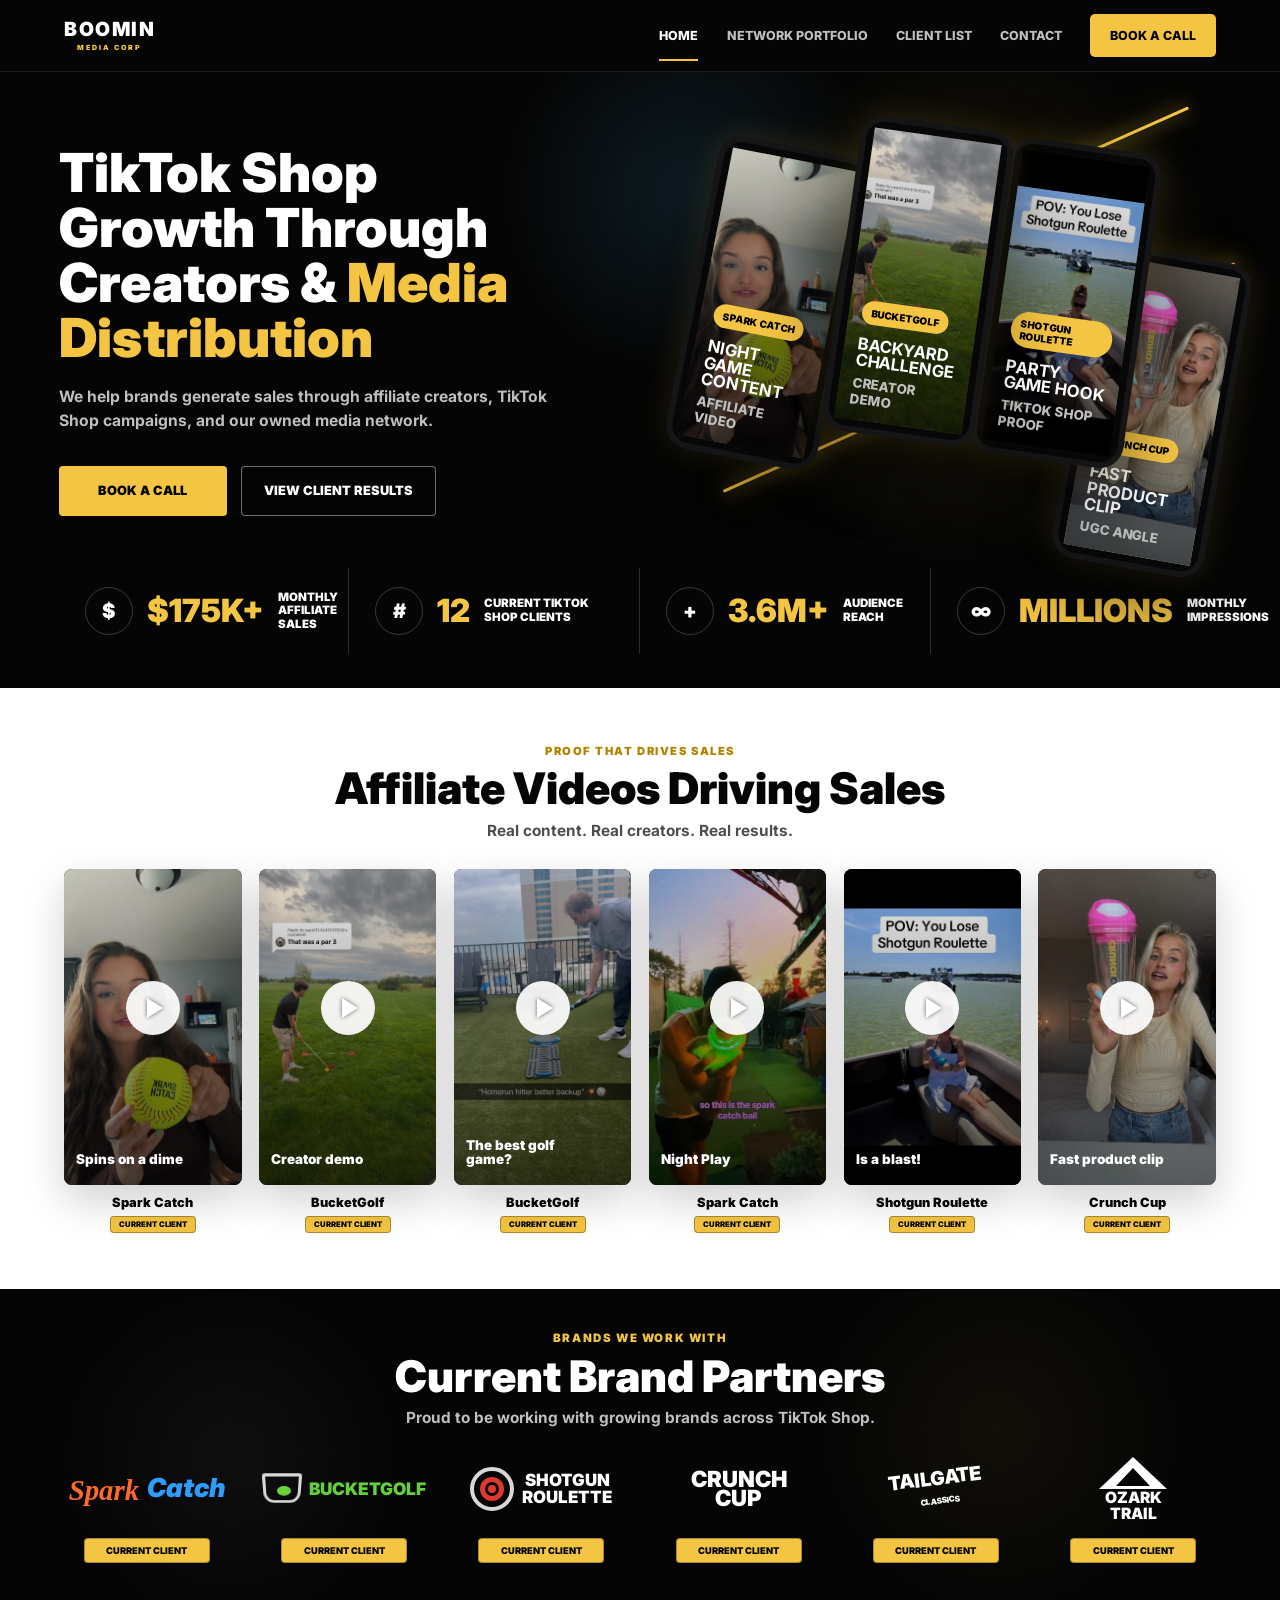
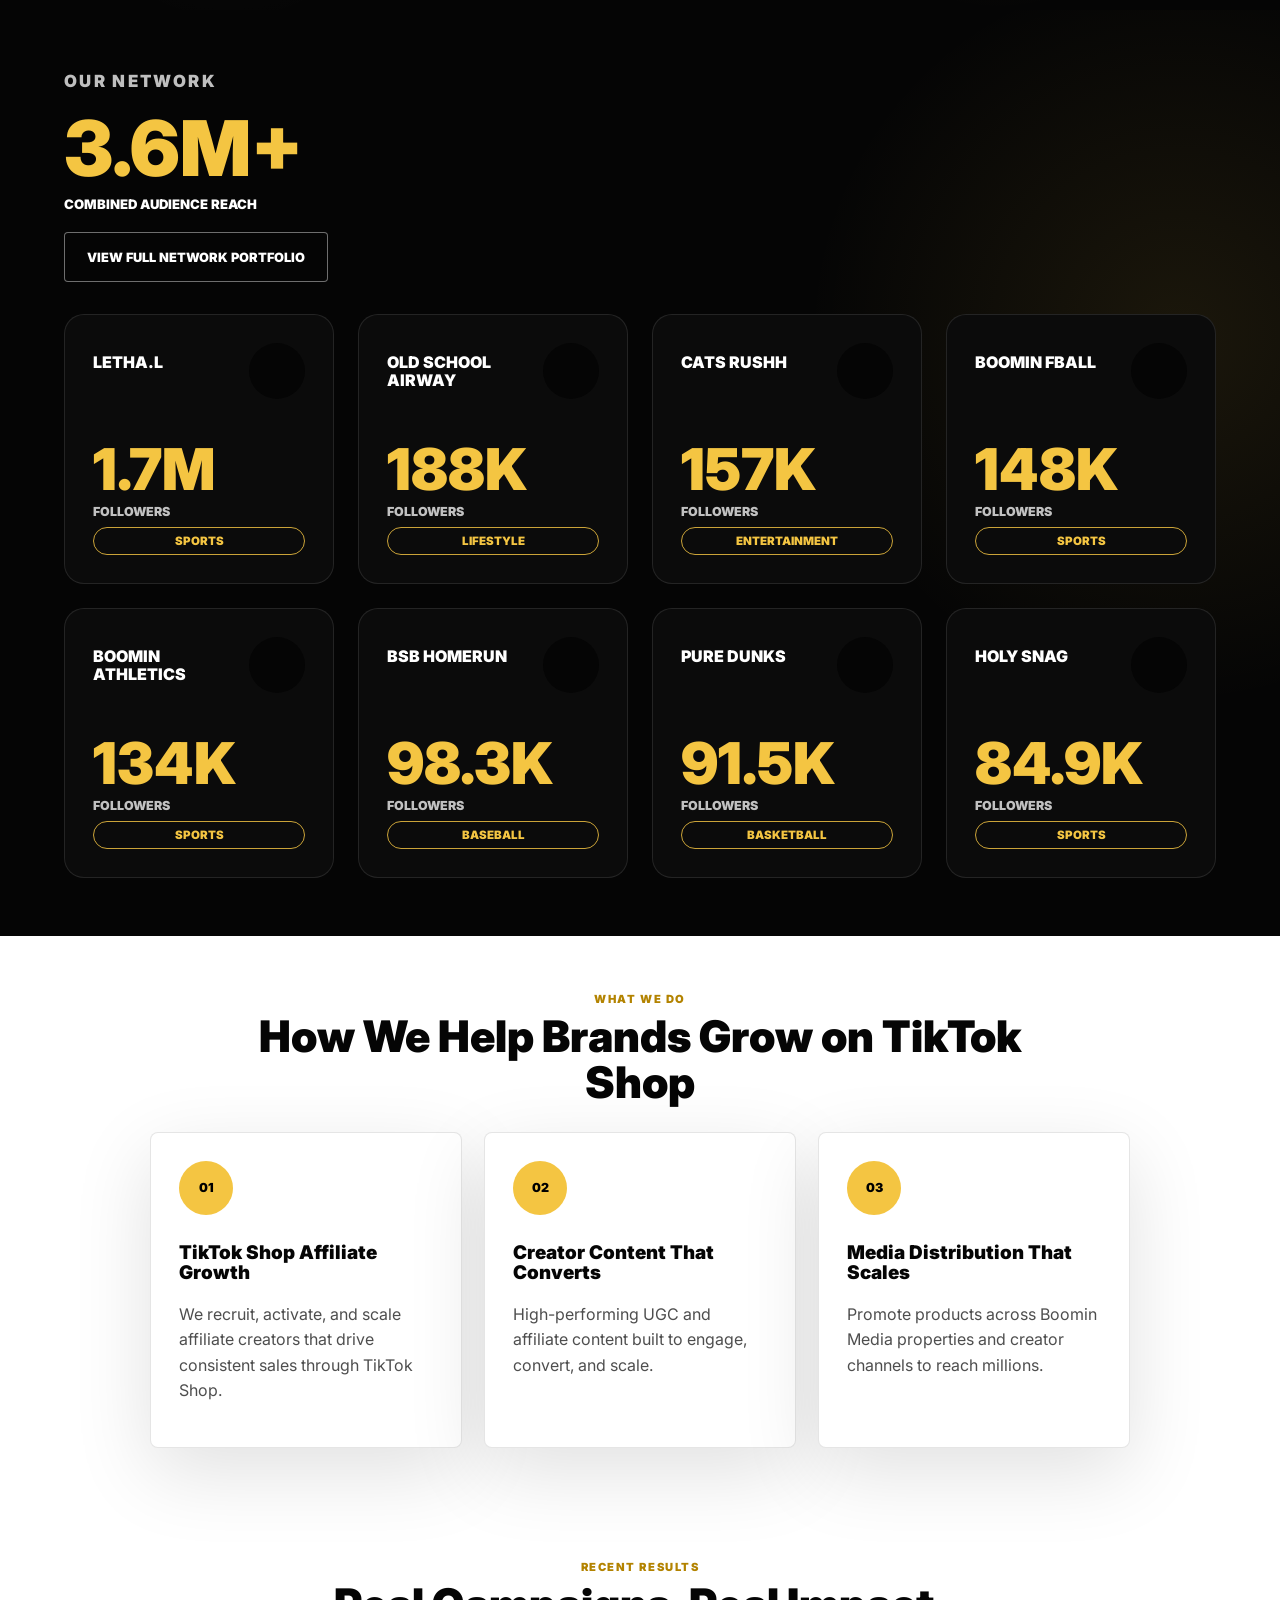
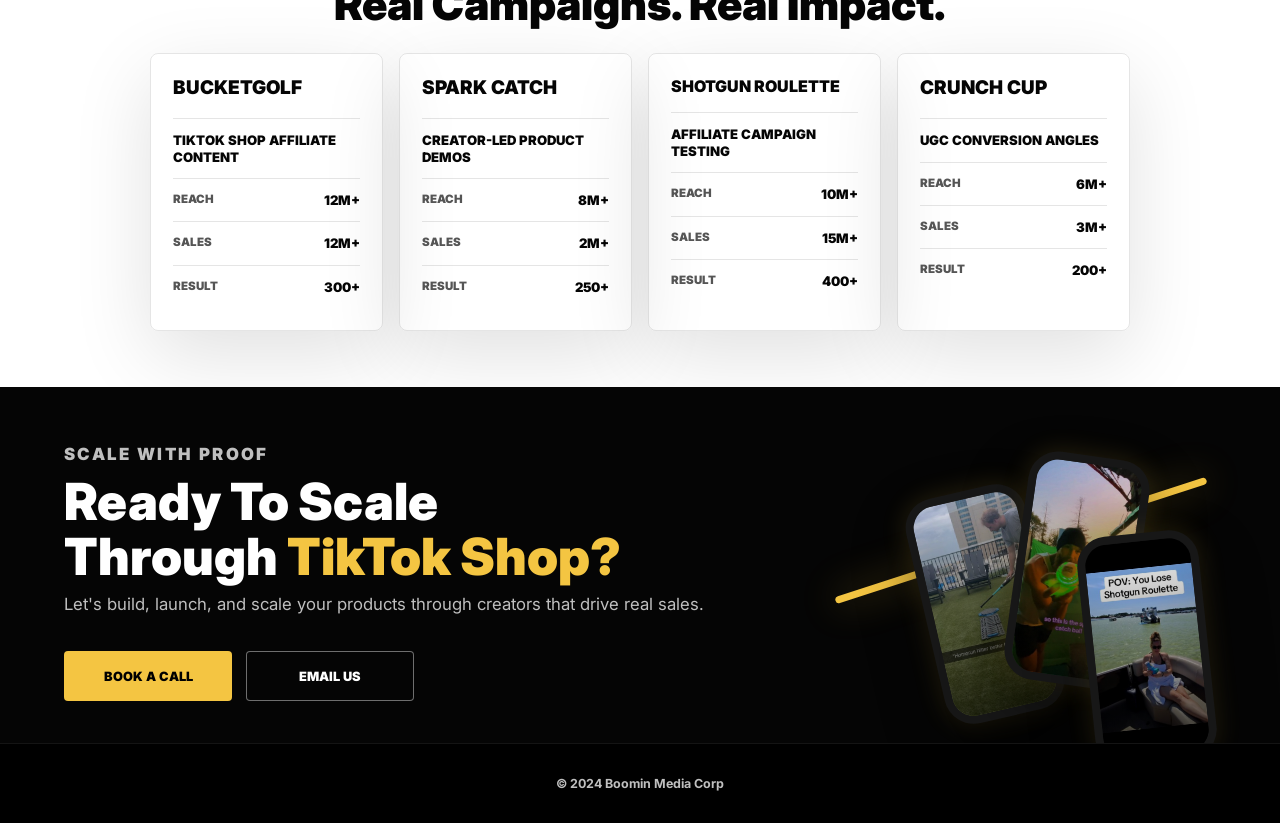
<file: index.html>
<!doctype html>
<html lang="en">
  <head>
    <meta charset="utf-8">
    <meta name="viewport" content="width=device-width, initial-scale=1">
    <title>Boomin Media Corp | TikTok Shop Growth</title>
    <meta
      name="description"
      content="Boomin Media Corp helps brands scale TikTok Shop sales through creators, affiliate campaigns, and owned media distribution."
    >
    <link rel="icon" type="image/png" href="favicon.png">
    <link rel="preconnect" href="https://fonts.googleapis.com">
    <link rel="preconnect" href="https://fonts.gstatic.com" crossorigin>
    <link href="https://fonts.googleapis.com/css2?family=Inter:wght@500;600;700;800;900&display=swap" rel="stylesheet">
    <link rel="stylesheet" href="styles.css">
  </head>
  <body>
    <header class="site-header" id="home">
      <a class="brand-mark" href="#home" aria-label="Boomin Media Corp home">BOOMIN</a>
      <nav class="top-nav" aria-label="Primary navigation">
        <a href="#home">Home</a>
        <a href="#network">Network Portfolio</a>
        <a href="#clients">Client List</a>
        <a href="#contact">Contact</a>
        <a class="nav-cta" href="#contact">Book A Call</a>
      </nav>
    </header>

    <main>
      <section class="hero section-black" aria-labelledby="hero-title">
        <div class="hero-copy">
          <h1 id="hero-title">TikTok Shop Growth Through Creators &amp; <span>Media Distribution</span></h1>
          <p class="hero-subhead">We help brands generate sales through affiliate creators, TikTok Shop campaigns, and our owned media network.</p>
          <div class="cta-row" aria-label="Primary actions">
            <a class="button button-gold" href="#contact">Book A Call</a>
            <a class="button button-dark" href="#results">View Client Results</a>
          </div>
        </div>
        <div class="phone-stage" aria-label="Creator content phone collage">
          <div class="trail trail-one"></div>
          <div class="trail trail-two"></div>
          <article class="phone phone-one">
            <div class="phone-screen">
              <img class="phone-screen-img" src="thumbnails/spark-catch-01.jpg" alt="Spark Catch creator content">
              <span class="screen-tag">Spark Catch</span>
              <strong>Night game content</strong>
              <small>Affiliate video</small>
            </div>
          </article>
          <article class="phone phone-two">
            <div class="phone-screen">
              <img class="phone-screen-img" src="thumbnails/bucketgolf-01.jpg" alt="BucketGolf creator content">
              <span class="screen-tag">BucketGolf</span>
              <strong>Backyard challenge</strong>
              <small>Creator demo</small>
            </div>
          </article>
          <article class="phone phone-three">
            <div class="phone-screen">
              <img class="phone-screen-img" src="thumbnails/shotgun-roulette-01.jpg" alt="Shotgun Roulette creator content">
              <span class="screen-tag">Shotgun Roulette</span>
              <strong>Party game hook</strong>
              <small>TikTok Shop proof</small>
            </div>
          </article>
          <article class="phone phone-four">
            <div class="phone-screen">
              <img class="phone-screen-img" src="thumbnails/crunch-cup-01.jpg" alt="Crunch Cup creator content">
              <span class="screen-tag">Crunch Cup</span>
              <strong>Fast product clip</strong>
              <small>UGC angle</small>
            </div>
          </article>
        </div>
        <div class="stats-bar hero-stats" aria-label="Performance statistics">
          <div class="stat">
            <span class="stat-icon" aria-hidden="true">$</span>
            <strong>$175K+</strong>
            <span>Monthly Affiliate Sales</span>
          </div>
          <div class="stat">
            <span class="stat-icon" aria-hidden="true">#</span>
            <strong>12</strong>
            <span>Current TikTok Shop Clients</span>
          </div>
          <div class="stat">
            <span class="stat-icon" aria-hidden="true">+</span>
            <strong>3.6M+</strong>
            <span>Audience Reach</span>
          </div>
          <div class="stat">
            <span class="stat-icon" aria-hidden="true">∞</span>
            <strong>Millions</strong>
            <span>Monthly Impressions</span>
          </div>
        </div>
      </section>

      <section class="proof section-white" id="proof" aria-labelledby="proof-title">
        <div class="section-heading centered">
          <p class="eyebrow gold-on-white">Proof That Drives Sales</p>
          <h2 id="proof-title">Affiliate Videos Driving Sales</h2>
          <p>Real content. Real creators. Real results.</p>
        </div>
        <div class="video-grid" id="videoGrid" aria-label="Affiliate content examples"></div>
      </section>

      <section class="partners section-black" id="clients" aria-labelledby="partners-title">
        <div class="section-heading centered dark">
          <p class="eyebrow">Brands We Work With</p>
          <h2 id="partners-title">Current Brand Partners</h2>
          <p>Proud to be working with growing brands across TikTok Shop.</p>
        </div>
        <div class="logo-wall" id="clientLogoWall" aria-label="Current brand partners"></div>
      </section>

      <section class="network section-black" id="network" aria-labelledby="network-title">
        <div class="network-copy">
          <p class="eyebrow">Our Network</p>
          <div class="large-stat">
            <strong>3.6M+</strong>
            <span>Combined Audience Reach</span>
          </div>
          <a class="button button-dark" href="/network-portfolio">View Full Network Portfolio</a>
        </div>
        <div class="network-graph" id="networkGraph" aria-label="Boomin Media network graph"></div>
      </section>

      <section class="services section-white" aria-labelledby="services-title">
        <div class="section-heading centered">
          <p class="eyebrow gold-on-white">What We Do</p>
          <h2 id="services-title">How We Help Brands Grow on TikTok Shop</h2>
        </div>
        <div class="service-grid">
          <article class="service-card">
            <span class="service-icon" aria-hidden="true">01</span>
            <h3>TikTok Shop Affiliate Growth</h3>
            <p>We recruit, activate, and scale affiliate creators that drive consistent sales through TikTok Shop.</p>
          </article>
          <article class="service-card">
            <span class="service-icon" aria-hidden="true">02</span>
            <h3>Creator Content That Converts</h3>
            <p>High-performing UGC and affiliate content built to engage, convert, and scale.</p>
          </article>
          <article class="service-card">
            <span class="service-icon" aria-hidden="true">03</span>
            <h3>Media Distribution That Scales</h3>
            <p>Promote products across Boomin Media properties and creator channels to reach millions.</p>
          </article>
        </div>
      </section>

      <section class="results section-white" id="results" aria-labelledby="results-title">
        <div class="section-heading centered">
          <p class="eyebrow gold-on-white">Recent Results</p>
          <h2 id="results-title">Real Campaigns. Real Impact.</h2>
        </div>
        <div class="result-list" id="resultList" aria-label="Campaign results"></div>
      </section>

      <section class="final-cta section-black" id="contact" aria-labelledby="contact-title">
        <div class="cta-copy">
          <p class="eyebrow">Scale With Proof</p>
          <h2 id="contact-title">Ready To Scale Through <span>TikTok Shop?</span></h2>
          <p>Let's build, launch, and scale your products through creators that drive real sales.</p>
          <div class="cta-row">
            <a class="button button-gold" href="mailto:austindtaylor7@gmail.com?subject=Book%20a%20Call">Book A Call</a>
            <a class="button button-dark" href="mailto:austindtaylor7@gmail.com?subject=Boomin%20Media%20Inquiry">Email Us</a>
          </div>
        </div>
        <div class="mini-phone-stack" aria-hidden="true">
          <div class="mini-phone">
            <img class="mini-phone-img" src="thumbnails/bucketgolf-02.jpg" alt="">
          </div>
          <div class="mini-phone">
            <img class="mini-phone-img" src="thumbnails/spark-catch-02.jpg" alt="">
          </div>
          <div class="mini-phone">
            <img class="mini-phone-img" src="thumbnails/shotgun-roulette-01.jpg" alt="">
          </div>
        </div>
      </section>
    </main>

    <footer class="site-footer">
      <p>&copy; 2024 Boomin Media Corp</p>
    </footer>

    <script src="app.js"></script>
  </body>
</html>
</file>
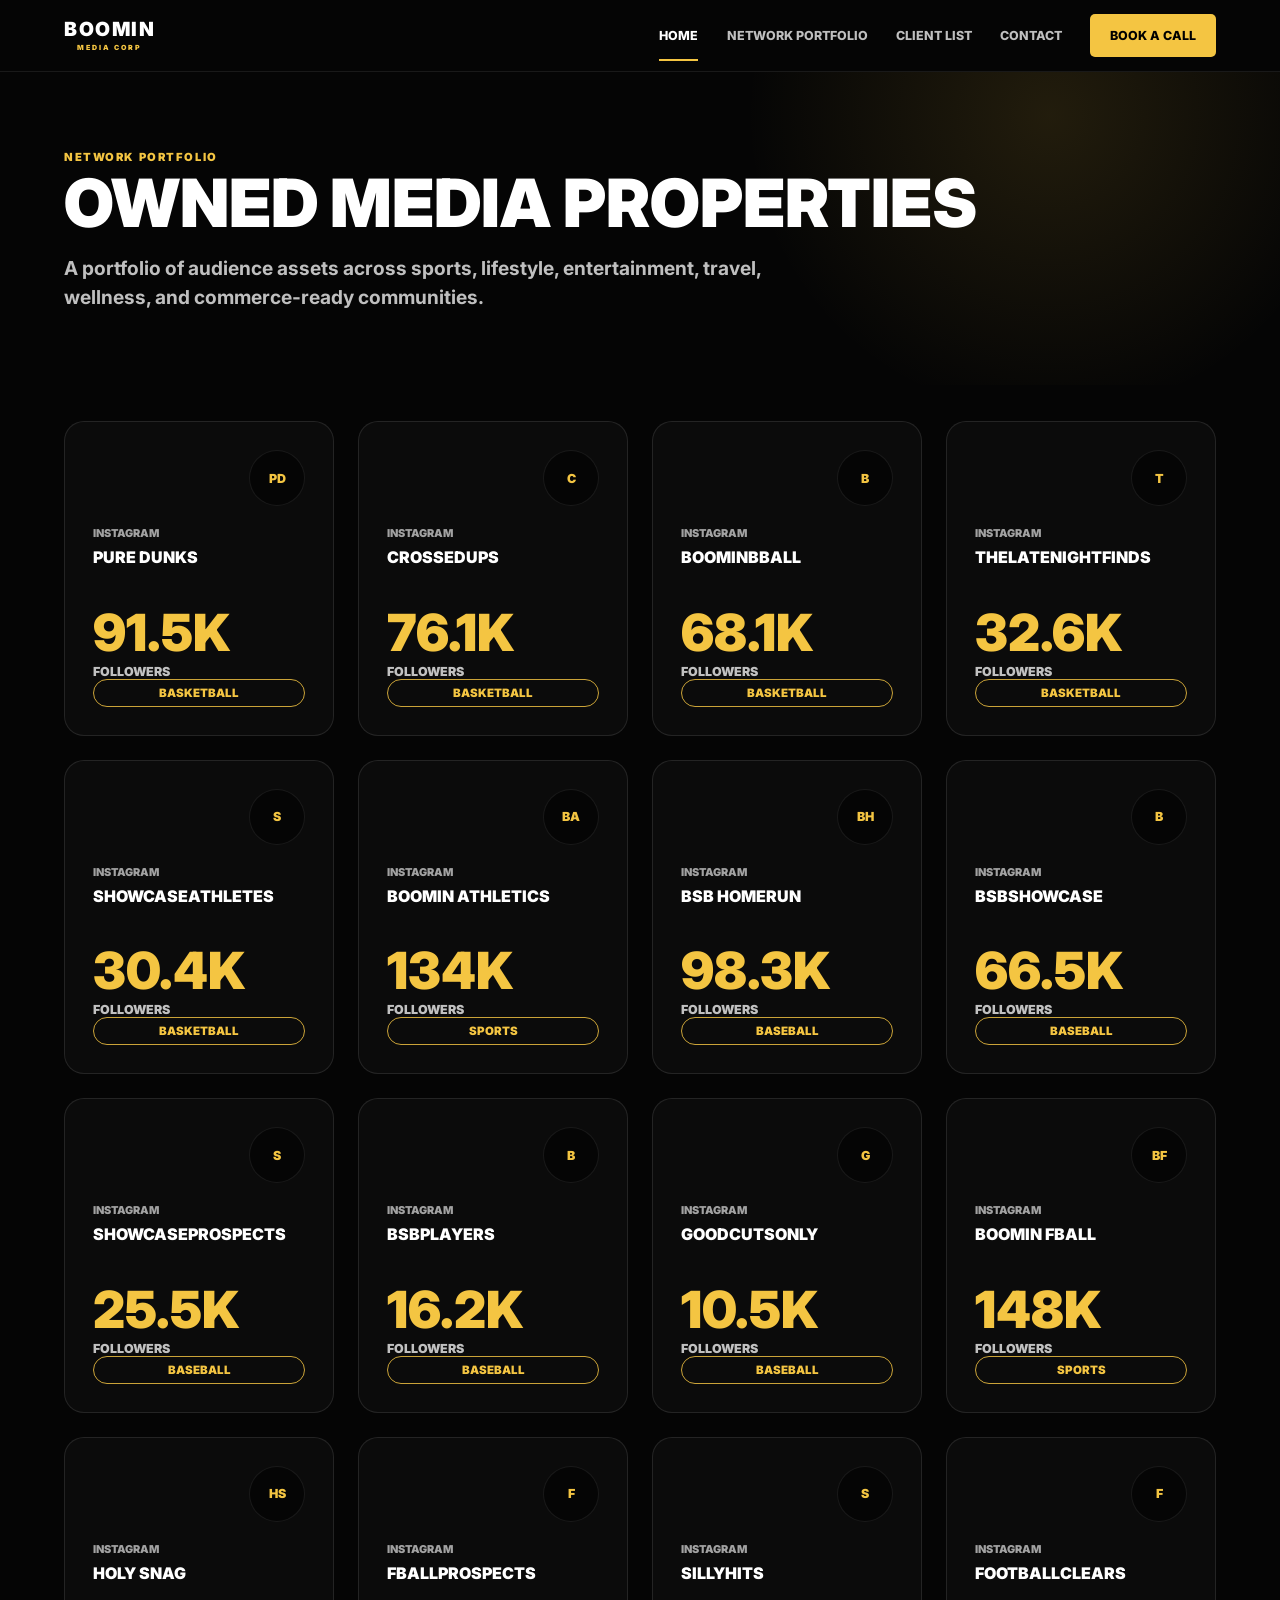
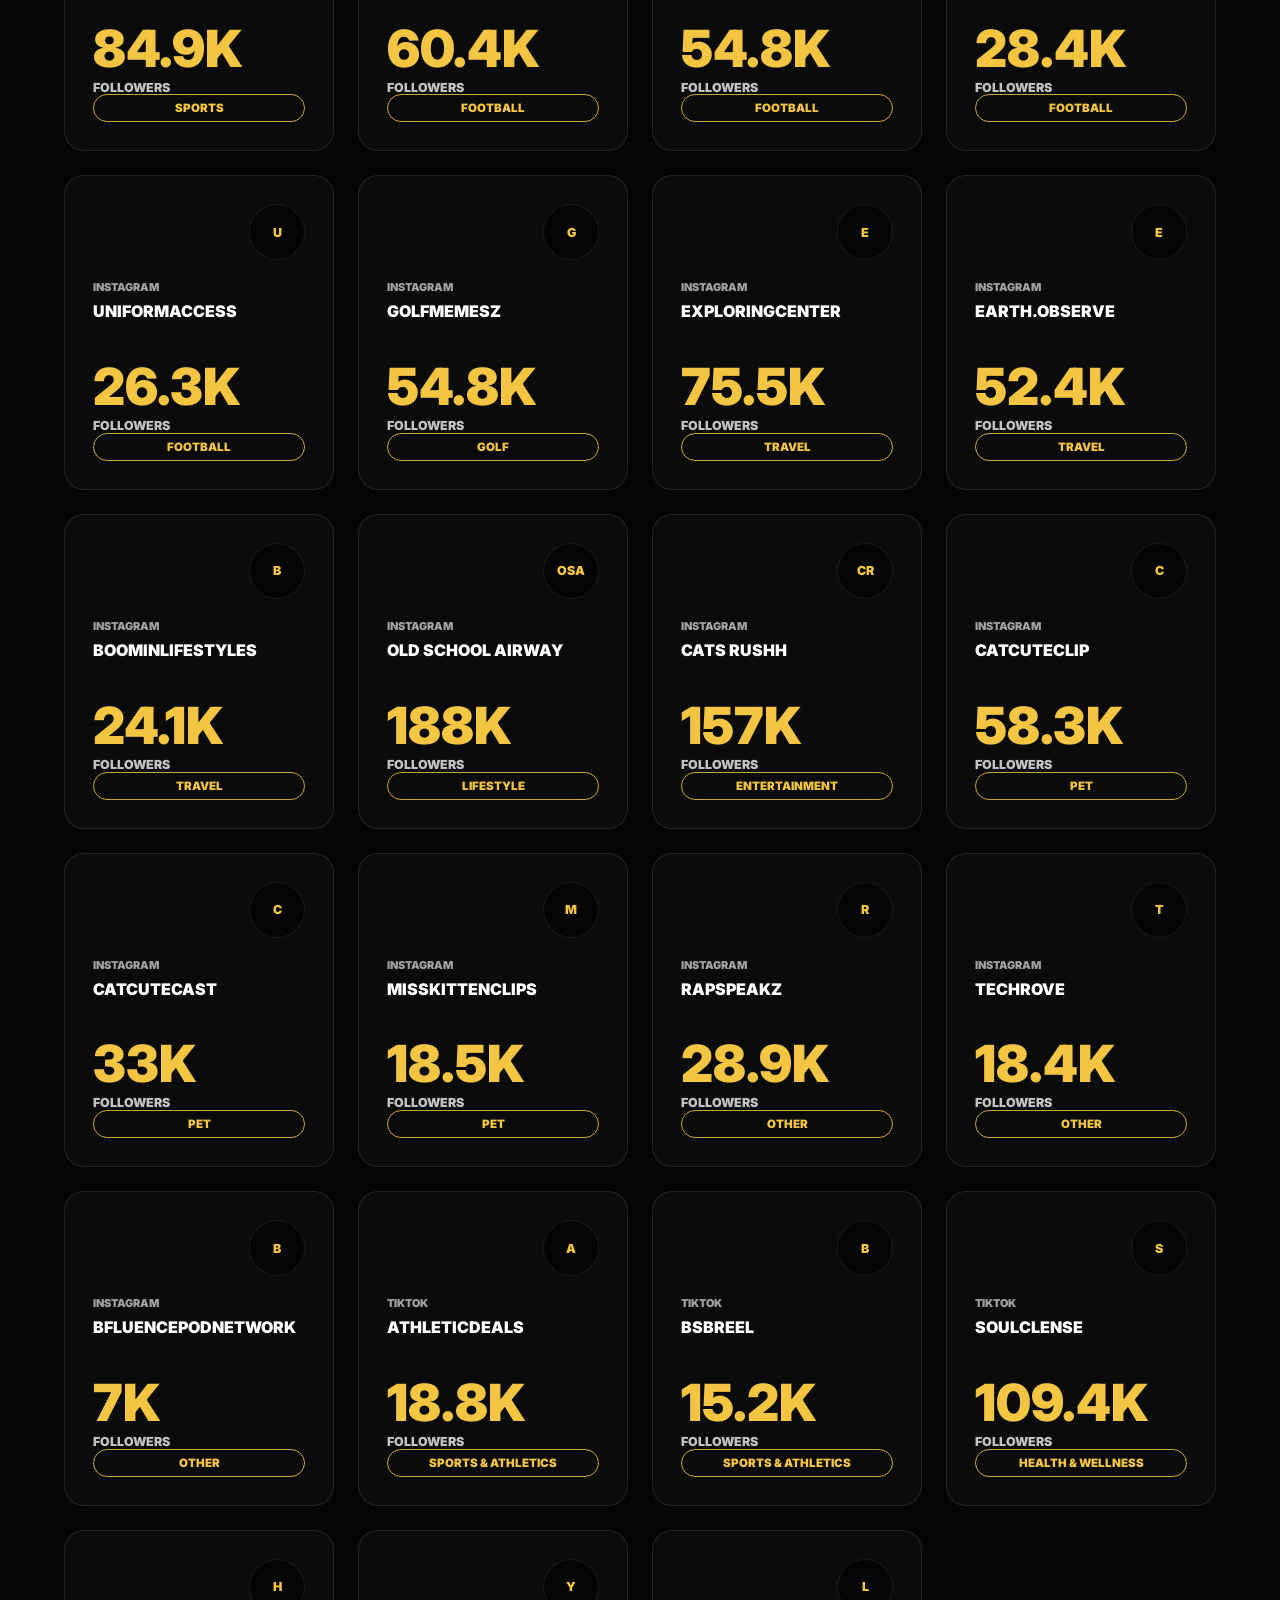
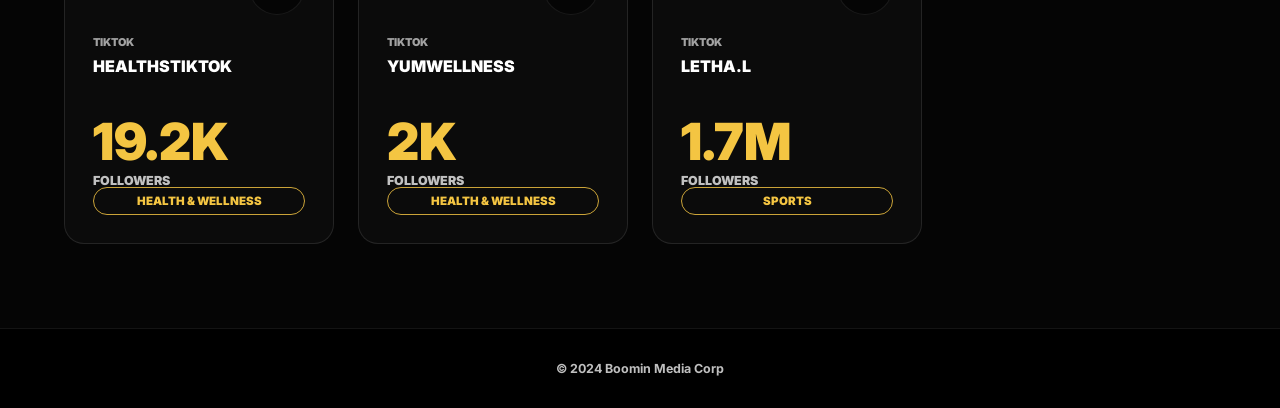
<file: network-portfolio/index.html>
<!doctype html>
<html lang="en">
  <head>
    <meta charset="utf-8">
    <meta name="viewport" content="width=device-width, initial-scale=1">
    <title>Boomin Media Corp | Network Portfolio</title>
    <meta
      name="description"
      content="Explore the Boomin Media Corp network portfolio across Instagram, TikTok, sports, lifestyle, entertainment, travel, and wellness properties."
    >
    <link rel="preconnect" href="https://fonts.googleapis.com">
    <link rel="preconnect" href="https://fonts.gstatic.com" crossorigin>
    <link href="https://fonts.googleapis.com/css2?family=Inter:wght@500;600;700;800;900&display=swap" rel="stylesheet">
    <link rel="stylesheet" href="../styles.css">
  </head>
  <body class="portfolio-page">
    <header class="site-header">
      <a class="brand-mark" href="../index.html#home" aria-label="Boomin Media Corp home">BOOMIN</a>
      <nav class="top-nav" aria-label="Primary navigation">
        <a href="../index.html#home">Home</a>
        <a href="../index.html#network">Network Portfolio</a>
        <a href="../index.html#clients">Client List</a>
        <a href="../index.html#contact">Contact</a>
        <a class="nav-cta" href="../index.html#contact">Book A Call</a>
      </nav>
    </header>

    <main>
      <section class="portfolio-hero section-black" aria-labelledby="portfolio-title">
        <p class="eyebrow">Network Portfolio</p>
        <h1 id="portfolio-title">Owned Media Properties</h1>
        <p>A portfolio of audience assets across sports, lifestyle, entertainment, travel, wellness, and commerce-ready communities.</p>
      </section>

      <section class="portfolio-section section-black" aria-label="All network properties">
        <div class="portfolio-grid" id="portfolioGrid"></div>
      </section>
    </main>

    <footer class="site-footer">
      <p>&copy; 2024 Boomin Media Corp</p>
    </footer>

    <script src="../app.js"></script>
  </body>
</html>
</file>
<file: styles.css>
:root {
  --black: #050505;
  --black-2: #0b0b0b;
  --card: #111111;
  --gold: #f4c542;
  --gold-hover: #ffd85a;
  --white: #ffffff;
  --gray: #bfbfbf;
  --border: rgba(255, 255, 255, 0.08);
  --ink: #050505;
  --shadow: 0 24px 80px rgba(0, 0, 0, 0.12);
}

* {
  box-sizing: border-box;
}

html {
  scroll-behavior: smooth;
}

body {
  margin: 0;
  background: var(--black);
  color: var(--white);
  font-family: Inter, Arial, sans-serif;
  letter-spacing: 0;
}

a {
  color: inherit;
  text-decoration: none;
}

.site-header {
  align-items: center;
  background: #050505;
  border-bottom: 1px solid var(--border);
  display: flex;
  height: 78px;
  justify-content: space-between;
  left: 0;
  padding: 0 clamp(20px, 5vw, 72px);
  position: fixed;
  right: 0;
  top: 0;
  z-index: 20;
}

.brand-mark {
  color: var(--white);
  font-size: 0.86rem;
  font-weight: 900;
  letter-spacing: 0.08em;
  text-transform: uppercase;
  white-space: nowrap;
}

.top-nav,
.site-footer nav {
  align-items: center;
  display: flex;
  gap: clamp(14px, 2.2vw, 32px);
}

.top-nav a,
.site-footer a {
  color: var(--gray);
  font-size: 0.78rem;
  font-weight: 800;
  text-transform: uppercase;
}

.top-nav a:hover,
.site-footer a:hover {
  color: var(--white);
}

.top-nav .nav-cta {
  color: var(--gold);
}

.section-black {
  background: var(--black);
}

section {
  scroll-margin-top: 78px;
}

.section-white {
  background: var(--white);
  color: var(--ink);
}

.hero {
  display: grid;
  gap: 48px;
  grid-template-columns: minmax(0, 1fr) minmax(360px, 0.82fr);
  min-height: 820px;
  overflow: hidden;
  padding: 148px clamp(20px, 5vw, 72px) 90px;
  position: relative;
}

.hero-copy {
  align-self: center;
  max-width: 810px;
  position: relative;
  z-index: 2;
}

.eyebrow {
  color: var(--gold);
  font-size: 0.76rem;
  font-weight: 900;
  letter-spacing: 0.14em;
  margin: 0 0 18px;
  text-transform: uppercase;
}

.gold-on-white {
  color: #b38300;
}

h1,
h2,
h3,
p {
  margin-top: 0;
}

h1 {
  font-size: clamp(3rem, 4.8vw, 5.4rem);
  font-weight: 900;
  line-height: 0.94;
  margin-bottom: 28px;
  max-width: 800px;
  text-transform: uppercase;
}

h1 span,
.final-cta h2 span {
  color: var(--gold);
}

.hero-subhead {
  color: var(--gray);
  font-size: clamp(1.05rem, 1.7vw, 1.36rem);
  line-height: 1.55;
  max-width: 660px;
}

.cta-row {
  display: flex;
  flex-wrap: wrap;
  gap: 14px;
  margin-top: 34px;
}

.button {
  align-items: center;
  border-radius: 4px;
  display: inline-flex;
  font-size: 0.8rem;
  font-weight: 900;
  justify-content: center;
  min-height: 52px;
  min-width: 168px;
  padding: 0 22px;
  text-transform: uppercase;
  transition: background 180ms ease, border-color 180ms ease, color 180ms ease, transform 180ms ease;
}

.button:hover {
  transform: translateY(-2px);
}

.button-gold {
  background: var(--gold);
  color: #000000;
}

.button-gold:hover {
  background: var(--gold-hover);
}

.button-dark {
  background: #050505;
  border: 1px solid rgba(255, 255, 255, 0.42);
  color: var(--white);
}

.button-dark:hover {
  border-color: var(--gold);
  color: var(--gold);
}

.button-outline-black {
  border: 1px solid rgba(5, 5, 5, 0.38);
  color: var(--ink);
}

.button-outline-black:hover {
  background: var(--ink);
  color: var(--white);
}

.phone-stage {
  min-height: 620px;
  position: relative;
}

.trail {
  background: var(--gold);
  border-radius: 999px;
  box-shadow: 0 0 34px rgba(244, 197, 66, 0.44);
  height: 6px;
  position: absolute;
  transform: rotate(-24deg);
  width: 440px;
}

.trail-one {
  right: 18px;
  top: 128px;
}

.trail-two {
  right: 110px;
  top: 430px;
  width: 350px;
}

.phone {
  background: #070707;
  border: 8px solid #151515;
  border-radius: 34px;
  box-shadow: 0 28px 70px rgba(0, 0, 0, 0.48), 0 0 32px rgba(244, 197, 66, 0.16);
  height: 354px;
  overflow: hidden;
  padding: 10px;
  position: absolute;
  width: 190px;
}

.phone-screen,
.mini-phone,
.video-thumb {
  background-color: #151515;
  background-position: center;
  background-size: cover;
}

.phone-screen {
  border-radius: 24px;
  display: flex;
  flex-direction: column;
  height: 100%;
  justify-content: flex-end;
  padding: 18px;
  position: relative;
}

.phone-screen-img,
.mini-phone-img {
  display: block;
  height: 100%;
  inset: 0;
  object-fit: cover;
  position: absolute;
  width: 100%;
  z-index: 0;
}

.phone-screen::before,
.video-thumb::before,
.mini-phone::before {
  background: linear-gradient(180deg, rgba(0, 0, 0, 0.05), rgba(0, 0, 0, 0.72));
  content: "";
  inset: 0;
  position: absolute;
  z-index: 1;
}

.screen-tag,
.video-badge {
  align-self: flex-start;
  background: var(--gold);
  border-radius: 999px;
  color: #000000;
  font-size: 0.62rem;
  font-weight: 900;
  padding: 6px 9px;
  position: relative;
  text-transform: uppercase;
  z-index: 2;
}

.phone-screen strong,
.phone-screen small {
  position: relative;
  text-transform: uppercase;
  z-index: 2;
}

.phone-screen strong {
  font-size: 1.04rem;
  line-height: 1;
  margin-top: 12px;
}

.phone-screen small {
  color: var(--gray);
  font-weight: 800;
  margin-top: 6px;
}

.content-spark {
  background-image:
    radial-gradient(circle at 50% 24%, rgba(244, 197, 66, 0.72), transparent 12%),
    linear-gradient(155deg, #101010 0%, #3b2d05 52%, #050505 100%);
}

.content-bucket {
  background-image:
    radial-gradient(circle at 26% 28%, rgba(255, 255, 255, 0.34), transparent 13%),
    linear-gradient(155deg, #163f2e 0%, #91761e 58%, #080808 100%);
}

.content-shotgun {
  background-image:
    radial-gradient(circle at 50% 38%, rgba(244, 197, 66, 0.56), transparent 18%),
    linear-gradient(155deg, #410f12 0%, #111111 60%, #050505 100%);
}

.content-crunch {
  background-image:
    radial-gradient(circle at 58% 30%, rgba(255, 255, 255, 0.38), transparent 13%),
    linear-gradient(155deg, #243a66 0%, #6e5418 56%, #050505 100%);
}

.phone-one {
  right: 312px;
  top: 36px;
  transform: rotate(-13deg);
}

.phone-two {
  right: 104px;
  top: 82px;
  transform: rotate(10deg);
  z-index: 3;
}

.phone-three {
  right: 264px;
  top: 326px;
  transform: rotate(8deg);
  z-index: 2;
}

.phone-four {
  right: 34px;
  top: 350px;
  transform: rotate(-9deg);
}

.section-heading {
  margin: 0 auto 42px;
  max-width: 830px;
}

.section-heading.centered {
  text-align: center;
}

.section-heading h2,
.network h2,
.final-cta h2 {
  font-size: clamp(2.4rem, 5vw, 5rem);
  font-weight: 900;
  line-height: 0.98;
  margin-bottom: 16px;
  text-transform: uppercase;
}

.partners .section-heading h2 {
  font-size: clamp(1.85rem, 3.4vw, 3rem);
  margin-bottom: 7px;
  text-transform: none;
}

.partners .section-heading {
  margin-bottom: 32px;
}

.partners .eyebrow {
  font-size: 0.72rem;
  margin-bottom: 8px;
}

.partners .section-heading p:not(.eyebrow) {
  font-size: 0.96rem;
}

.section-heading p:not(.eyebrow),
.network-copy p,
.final-cta p {
  color: #4e4e4e;
  font-size: 1.05rem;
  line-height: 1.55;
}

.section-heading.dark p:not(.eyebrow),
.network-copy p,
.final-cta p {
  color: var(--gray);
}

.proof,
.services,
.results {
  padding: 94px clamp(20px, 5vw, 72px);
}

.video-grid {
  display: grid;
  gap: 14px;
  grid-template-columns: repeat(6, minmax(0, 1fr));
}

.video-card {
  background: #0d0d0d;
  border-radius: 8px;
  box-shadow: var(--shadow);
  color: var(--white);
  min-height: 360px;
  overflow: hidden;
  position: relative;
}

.video-thumb {
  aspect-ratio: 9 / 16;
  display: flex;
  min-height: 360px;
  padding: 14px;
  position: relative;
}

.play-dot {
  align-items: center;
  background: rgba(255, 255, 255, 0.18);
  border: 1px solid rgba(255, 255, 255, 0.36);
  border-radius: 50%;
  display: flex;
  height: 54px;
  justify-content: center;
  left: 50%;
  position: absolute;
  top: 44%;
  transform: translate(-50%, -50%);
  width: 54px;
}

.play-dot::before {
  border-bottom: 10px solid transparent;
  border-left: 16px solid var(--white);
  border-top: 10px solid transparent;
  content: "";
  margin-left: 4px;
}

.video-meta {
  bottom: 14px;
  left: 14px;
  position: absolute;
  right: 14px;
  z-index: 2;
}

.video-meta strong {
  display: block;
  font-size: 1rem;
  font-weight: 900;
  margin-top: 10px;
  text-transform: uppercase;
}

.video-meta span:last-child {
  color: var(--gray);
  display: block;
  font-size: 0.74rem;
  font-weight: 800;
  margin-top: 4px;
  text-transform: uppercase;
}

.section-action {
  margin-top: 36px;
  text-align: center;
}

.partners {
  background:
    radial-gradient(circle at 18% 52%, rgba(255, 255, 255, 0.04), transparent 16%),
    radial-gradient(circle at 78% 44%, rgba(244, 197, 66, 0.05), transparent 18%),
    #050505;
  padding: 24px clamp(20px, 5vw, 72px) 26px;
}

.logo-wall {
  align-items: start;
  display: grid;
  gap: clamp(20px, 2.45vw, 42px);
  grid-template-columns: repeat(6, 150px);
  justify-content: center;
  margin: 0 auto;
  max-width: 1120px;
}

.logo-card {
  align-items: center;
  background: transparent;
  border: 0;
  display: flex;
  flex-direction: column;
  justify-content: flex-start;
  min-height: 122px;
  width: 150px;
  padding: 0;
  text-align: center;
}

.logo-stage {
  align-items: center;
  display: flex;
  height: 72px;
  justify-content: center;
  width: 150px;
}

.text-logo {
  color: var(--white);
  display: inline-flex;
  font-size: clamp(1.18rem, 1.72vw, 1.85rem);
  font-weight: 900;
  line-height: 1;
  margin-bottom: 0;
  text-transform: uppercase;
  white-space: nowrap;
}

.client-badge {
  background: var(--gold);
  border: 1px solid rgba(0, 0, 0, 0.3);
  border-radius: 4px;
  color: #050505;
  font-size: 0.58rem;
  font-weight: 900;
  margin-top: 14px;
  padding: 6px 13px;
  text-transform: uppercase;
  width: 126px;
}

.logo-mark {
  align-items: center;
  gap: 8px;
}

.logo-spark {
  align-items: flex-end;
  color: #2f9cff;
  font-size: clamp(1.2rem, 2.05vw, 2.15rem);
  font-style: italic;
  text-transform: none;
}

.logo-spark .script {
  color: #ff6a2a;
  font-family: Georgia, serif;
  font-size: 1.1em;
  font-weight: 700;
  line-height: 0.8;
  text-transform: none;
}

.logo-bucket {
  color: #63cf3a;
  font-size: clamp(1rem, 1.35vw, 1.38rem);
}

.bucket-icon {
  border: 3px solid #d8d8d8;
  border-radius: 3px 3px 11px 11px;
  display: inline-block;
  height: 30px;
  position: relative;
  transform: perspective(40px) rotateX(-10deg);
  width: 38px;
}

.bucket-icon::before {
  background: #68d43c;
  border-radius: 50%;
  content: "";
  height: 10px;
  left: 11px;
  position: absolute;
  top: 9px;
  width: 14px;
}

.logo-shotgun {
  font-size: clamp(0.96rem, 1.32vw, 1.36rem);
}

.target-icon {
  border: 4px solid #d8d8d8;
  border-radius: 50%;
  display: inline-block;
  height: 44px;
  position: relative;
  width: 44px;
}

.target-icon::before {
  border: 5px solid #e0372f;
  border-radius: 50%;
  content: "";
  inset: 6px;
  position: absolute;
}

.target-icon::after {
  background: #e0372f;
  border-radius: 50%;
  content: "";
  height: 8px;
  left: 14px;
  position: absolute;
  top: 14px;
  width: 8px;
}

.logo-crunch {
  flex-direction: column;
  font-size: clamp(1.24rem, 1.74vw, 1.85rem);
  gap: 0;
  line-height: 0.82;
}

.logo-tailgate {
  font-size: clamp(1.04rem, 1.52vw, 1.6rem);
  transform: rotate(-7deg);
}

.logo-tailgate small {
  font-size: 0.42em;
  margin-left: 5px;
}

.logo-ozark {
  flex-direction: column;
  font-size: clamp(0.92rem, 1.22vw, 1.32rem);
  gap: 2px;
  line-height: 0.86;
}

.ozark-peak {
  border-bottom: 32px solid #ffffff;
  border-left: 34px solid transparent;
  border-right: 34px solid transparent;
  display: block;
  height: 0;
  position: relative;
  width: 0;
}

.ozark-peak::after {
  border-bottom: 18px solid #050505;
  border-left: 17px solid transparent;
  border-right: 17px solid transparent;
  content: "";
  left: -17px;
  position: absolute;
  top: 11px;
}

.partners .section-action {
  margin-top: 20px;
}

.partners .button {
  min-width: 320px;
}

.stats-bar {
  background: #000000;
  border-bottom: 1px solid var(--border);
  border-top: 1px solid var(--border);
  display: grid;
  grid-template-columns: repeat(4, minmax(0, 1fr));
  min-height: 138px;
}

.stat {
  align-items: center;
  border-right: 1px solid var(--border);
  display: grid;
  grid-template-columns: auto 1fr;
  padding: 22px clamp(18px, 3vw, 38px);
}

.stat:last-child {
  border-right: 0;
}

.stat-icon {
  align-items: center;
  border: 1px solid rgba(255, 255, 255, 0.2);
  border-radius: 50%;
  color: var(--white);
  display: flex;
  font-weight: 900;
  height: 36px;
  justify-content: center;
  margin-right: 14px;
  width: 36px;
}

.stat strong {
  color: var(--gold);
  display: block;
  font-size: clamp(1.8rem, 3vw, 2.8rem);
  font-weight: 900;
  line-height: 1;
  text-transform: uppercase;
}

.stat span:not(.stat-icon),
.stat small {
  grid-column: 2;
}

.stat span:not(.stat-icon) {
  color: var(--white);
  font-size: 0.76rem;
  font-weight: 900;
  margin-top: 8px;
  text-transform: uppercase;
}

.stat small {
  color: var(--gray);
  font-size: 0.68rem;
  margin-top: 5px;
}

.network {
  display: grid;
  gap: 54px;
  grid-template-columns: minmax(280px, 0.78fr) minmax(360px, 1fr);
  padding: 104px clamp(20px, 5vw, 72px);
}

.network-copy {
  align-self: center;
}

.large-stat {
  border-left: 4px solid var(--gold);
  margin: 36px 0;
  padding-left: 20px;
}

.large-stat strong {
  color: var(--gold);
  display: block;
  font-size: clamp(3rem, 6vw, 5.5rem);
  font-weight: 900;
  line-height: 0.92;
}

.large-stat span {
  color: var(--white);
  display: block;
  font-size: 0.82rem;
  font-weight: 900;
  margin-top: 12px;
  text-transform: uppercase;
}

.network-graph {
  aspect-ratio: 1 / 1;
  min-height: 570px;
  position: relative;
}

.network-graph svg {
  inset: 0;
  position: absolute;
}

.node {
  align-items: center;
  background: #050505;
  border: 1px solid rgba(244, 197, 66, 0.42);
  border-radius: 50%;
  box-shadow: 0 0 24px rgba(244, 197, 66, 0.13);
  color: var(--white);
  display: flex;
  flex-direction: column;
  font-size: clamp(0.58rem, 1vw, 0.74rem);
  font-weight: 900;
  gap: 5px;
  height: 112px;
  justify-content: center;
  line-height: 1.1;
  padding: 12px;
  position: absolute;
  text-align: center;
  text-transform: uppercase;
  transform: translate(-50%, -50%);
  width: 112px;
}

.node small {
  color: var(--gold);
  font-size: 0.62rem;
}

.node-center {
  background: var(--gold);
  color: #000000;
  height: 142px;
  width: 142px;
  z-index: 2;
}

.service-grid {
  display: grid;
  gap: 22px;
  grid-template-columns: repeat(3, minmax(0, 1fr));
}

.service-card {
  background: var(--white);
  border: 1px solid rgba(5, 5, 5, 0.1);
  border-radius: 8px;
  box-shadow: var(--shadow);
  min-height: 280px;
  padding: 34px;
}

.service-icon {
  align-items: center;
  background: var(--gold);
  border-radius: 50%;
  color: #000000;
  display: flex;
  font-size: 0.78rem;
  font-weight: 900;
  height: 54px;
  justify-content: center;
  margin-bottom: 28px;
  width: 54px;
}

.service-card h3 {
  font-size: 1.5rem;
  font-weight: 900;
  line-height: 1.08;
  text-transform: uppercase;
}

.service-card p {
  color: #4e4e4e;
  line-height: 1.58;
}

.result-list {
  display: grid;
  gap: 16px;
  grid-template-columns: repeat(4, minmax(0, 1fr));
}

.result-card {
  border: 1px solid rgba(5, 5, 5, 0.1);
  border-radius: 8px;
  box-shadow: var(--shadow);
  padding: 28px;
}

.result-card h3 {
  font-size: 1.18rem;
  font-weight: 900;
  text-transform: uppercase;
  white-space: nowrap;
}

.result-card-long-title h3 {
  font-size: 1rem;
}

.result-focus {
  border-top: 1px solid rgba(5, 5, 5, 0.1);
  font-size: 0.82rem;
  font-weight: 900;
  line-height: 1.25;
  padding: 13px 0;
  text-transform: uppercase;
}

.result-row {
  border-top: 1px solid rgba(5, 5, 5, 0.1);
  display: grid;
  gap: 12px;
  grid-template-columns: minmax(0, 0.82fr) minmax(0, 1.18fr);
  padding: 13px 0;
}

.result-row span {
  color: #555555;
  font-size: 0.72rem;
  font-weight: 900;
  text-transform: uppercase;
  white-space: nowrap;
}

.result-row strong {
  font-size: 0.82rem;
  font-weight: 900;
  line-height: 1.25;
  min-width: 0;
  text-align: right;
  text-transform: uppercase;
}

.final-cta {
  display: grid;
  gap: 42px;
  grid-template-columns: minmax(0, 1fr) 430px;
  min-height: 620px;
  overflow: hidden;
  padding: 112px clamp(20px, 5vw, 72px);
  position: relative;
}

.final-cta::after {
  background: var(--gold);
  border-radius: 999px;
  box-shadow: 0 0 38px rgba(244, 197, 66, 0.42);
  content: "";
  height: 7px;
  position: absolute;
  right: 64px;
  top: 150px;
  transform: rotate(-18deg);
  width: 390px;
}

.cta-copy {
  align-self: center;
  max-width: 760px;
  position: relative;
  z-index: 2;
}

.mini-phone-stack {
  min-height: 420px;
  position: relative;
  z-index: 2;
}

.mini-phone {
  border: 8px solid #171717;
  border-radius: 30px;
  box-shadow: 0 26px 60px rgba(0, 0, 0, 0.48), 0 0 26px rgba(244, 197, 66, 0.16);
  height: 330px;
  overflow: hidden;
  position: absolute;
  width: 176px;
}

.mini-phone:nth-child(1) {
  right: 204px;
  top: 74px;
  transform: rotate(-13deg);
}

.mini-phone:nth-child(2) {
  right: 78px;
  top: 18px;
  transform: rotate(8deg);
}

.mini-phone:nth-child(3) {
  right: 0;
  top: 182px;
  transform: rotate(-6deg);
}

.site-footer {
  align-items: center;
  background: #000000;
  border-top: 1px solid var(--border);
  display: flex;
  gap: 18px;
  justify-content: center;
  padding: 32px clamp(20px, 5vw, 72px);
}

.site-footer p {
  color: var(--gray);
  font-size: 0.78rem;
  font-weight: 700;
  margin: 0;
  text-align: center;
}

.site-footer nav {
  justify-content: flex-end;
  flex-wrap: wrap;
}

.portfolio-page {
  background: #050505;
}

.portfolio-hero {
  background:
    radial-gradient(circle at 82% 30%, rgba(244, 197, 66, 0.12), transparent 28%),
    #050505;
  padding: 150px clamp(20px, 5vw, 72px) 54px;
}

.portfolio-hero h1 {
  font-size: clamp(2.85rem, 5.2vw, 5.4rem);
  line-height: 0.98;
  margin-bottom: 18px;
  max-width: 940px;
  text-transform: uppercase;
}

.portfolio-hero p:not(.eyebrow) {
  color: var(--gray);
  font-size: clamp(1rem, 1.5vw, 1.25rem);
  font-weight: 700;
  line-height: 1.5;
  max-width: 760px;
}

.portfolio-section {
  padding: 36px clamp(20px, 5vw, 72px) 84px;
}

.portfolio-grid {
  display: grid;
  gap: 24px;
  grid-template-columns: repeat(4, minmax(0, 1fr));
}

.portfolio-card {
  background: #0b0b0b;
  border: 1px solid rgba(255, 255, 255, 0.1);
  border-radius: 20px;
  color: var(--white);
  display: flex;
  flex-direction: column;
  min-height: 270px;
  overflow: hidden;
  padding: 28px;
  transition: border-color 180ms ease, box-shadow 180ms ease, transform 180ms ease;
}

.portfolio-card:hover {
  border-color: rgba(255, 255, 255, 0.18);
  box-shadow: 0 0 28px rgba(244, 197, 66, 0.1);
  transform: translateY(-3px);
}

.portfolio-logo {
  align-items: center;
  align-self: flex-end;
  background: #050505;
  border: 1px solid rgba(255, 255, 255, 0.08);
  border-radius: 50%;
  color: var(--gold);
  display: flex;
  flex: 0 0 56px;
  font-size: 0.78rem;
  font-weight: 900;
  height: 56px;
  justify-content: center;
  margin-bottom: 20px;
  width: 56px;
}

.portfolio-platform {
  color: rgba(255, 255, 255, 0.62);
  font-size: 0.68rem;
  font-weight: 900;
  margin-bottom: 8px;
  text-transform: uppercase;
}

.portfolio-card h2 {
  -webkit-box-orient: vertical;
  -webkit-line-clamp: 2;
  display: -webkit-box;
  font-size: clamp(1rem, 1.15vw, 1.18rem);
  font-weight: 900;
  height: 2.3em;
  line-height: 1.15;
  margin: 0;
  overflow: hidden;
  text-transform: uppercase;
}

.portfolio-card strong {
  color: var(--gold);
  display: block;
  font-size: clamp(2.45rem, 4vw, 4rem);
  font-weight: 900;
  line-height: 0.9;
  margin-top: 24px;
  overflow: hidden;
  text-overflow: ellipsis;
  text-transform: uppercase;
  white-space: nowrap;
}

.portfolio-card small {
  border: 1px solid rgba(244, 197, 66, 0.82);
  border-radius: 999px;
  color: var(--gold);
  display: inline-flex;
  font-size: 0.72rem;
  font-weight: 900;
  justify-content: center;
  margin-top: auto;
  max-width: 100%;
  overflow: hidden;
  padding: 6px 16px;
  text-align: center;
  text-overflow: ellipsis;
  text-transform: uppercase;
  white-space: nowrap;
}

@media (max-width: 1180px) {
  .video-grid {
    grid-template-columns: repeat(3, minmax(0, 1fr));
  }

  .logo-wall,
  .result-list,
  .portfolio-grid {
    grid-template-columns: repeat(2, minmax(0, 1fr));
  }

  .hero,
  .network,
  .final-cta {
    grid-template-columns: 1fr;
  }

  .phone-stage {
    min-height: 610px;
  }

  .network-graph {
    min-height: 620px;
  }
}

@media (max-width: 820px) {
  .site-header {
    align-items: flex-start;
    flex-direction: column;
    gap: 12px;
    height: auto;
    padding-bottom: 16px;
    padding-top: 16px;
    position: absolute;
  }

  .top-nav {
    flex-wrap: wrap;
    gap: 12px 18px;
  }

  .hero {
    min-height: 0;
    padding-top: 158px;
  }

  .phone-stage {
    min-height: 500px;
    transform: scale(0.78);
    transform-origin: top center;
  }

  .video-grid,
  .service-grid,
  .result-list,
  .logo-wall,
  .stats-bar {
    grid-template-columns: 1fr;
  }

  .stats-bar {
    min-height: 0;
  }

  .stat {
    border-bottom: 1px solid var(--border);
    border-right: 0;
  }

  .network-graph {
    min-height: 540px;
  }

  .node {
    height: 96px;
    width: 96px;
  }

  .node-center {
    height: 124px;
    width: 124px;
  }

  .final-cta {
    min-height: 780px;
  }

  .mini-phone-stack {
    transform: scale(0.82);
    transform-origin: top right;
  }

  .site-footer {
    grid-template-columns: 1fr;
  }

  .site-footer p,
  .site-footer nav {
    justify-content: flex-start;
    text-align: left;
  }
}

@media (max-width: 560px) {
  h1 {
    font-size: clamp(2.7rem, 15vw, 4.1rem);
  }

  .button {
    width: 100%;
  }

  .phone-stage {
    margin-left: -92px;
    transform: scale(0.64);
    width: 620px;
  }

  .video-thumb {
    min-height: 430px;
  }

  .network-graph {
    left: 50%;
    min-height: 500px;
    transform: translateX(-50%) scale(0.78);
    width: 620px;
  }

  .final-cta {
    min-height: 720px;
  }

  .mini-phone-stack {
    margin-left: -98px;
    transform: scale(0.68);
    width: 520px;
  }
}

/* Reference-aligned responsive pass */
.site-header {
  height: 72px;
}

.brand-mark {
  align-items: center;
  display: inline-flex;
  flex-direction: column;
  font-size: 1.22rem;
  line-height: 0.82;
  max-width: 128px;
}

.brand-mark::after {
  color: var(--gold);
  content: "MEDIA CORP";
  font-size: 0.36em;
  letter-spacing: 0.28em;
  margin-top: 8px;
  text-align: center;
  width: 100%;
}

.top-nav a:first-child {
  color: var(--white);
  position: relative;
}

.top-nav a:first-child::after {
  background: var(--gold);
  bottom: -18px;
  content: "";
  height: 2px;
  left: 0;
  position: absolute;
  right: 0;
}

.top-nav .nav-cta {
  background: var(--gold);
  border-radius: 5px;
  color: #000000;
  padding: 14px 20px;
}

.hero {
  background:
    radial-gradient(circle at 76% 44%, rgba(244, 197, 66, 0.14), transparent 25%),
    radial-gradient(circle at 54% 28%, rgba(55, 137, 180, 0.18), transparent 22%),
    #050505;
  gap: 22px 42px;
  grid-template-columns: minmax(320px, 0.92fr) minmax(460px, 1.08fr);
  min-height: 590px;
  padding: 126px clamp(22px, 4.6vw, 64px) 34px;
}

.hero-copy {
  align-self: center;
  max-width: 610px;
}

h1 {
  font-size: clamp(2.85rem, 4.2vw, 4.85rem);
  line-height: 1.02;
  margin-bottom: 20px;
  max-width: 650px;
  text-transform: none;
}

.hero-subhead {
  font-size: clamp(0.98rem, 1.18vw, 1.15rem);
  font-weight: 700;
  line-height: 1.48;
  max-width: 560px;
}

.button {
  gap: 9px;
  min-height: 50px;
}

.phone-stage {
  align-self: center;
  min-height: 410px;
}

.trail {
  box-shadow: 0 0 18px rgba(244, 197, 66, 0.8), 0 0 46px rgba(244, 197, 66, 0.42);
  height: 3px;
  width: 520px;
}

.trail-one {
  right: 10px;
  top: 86px;
}

.trail-two {
  right: -38px;
  top: 250px;
  width: 560px;
}

.phone {
  border-width: 6px;
  border-radius: 24px;
  height: 318px;
  padding: 7px;
  width: 154px;
}

.phone-screen {
  border-radius: 18px;
  padding: 13px;
}

.phone-one {
  right: 376px;
  top: 18px;
  transform: rotate(11deg);
}

.phone-two {
  right: 226px;
  top: -4px;
  transform: rotate(8deg);
}

.phone-three {
  right: 78px;
  top: 18px;
  transform: rotate(8deg);
}

.phone-four {
  right: -8px;
  top: 126px;
  transform: rotate(10deg);
}

.hero-stats {
  align-self: end;
  border: 0;
  grid-column: 1 / -1;
  margin-top: 10px;
  min-height: 86px;
}

.stats-bar {
  background: transparent;
}

.stat {
  align-items: center;
  border-right: 1px solid rgba(255, 255, 255, 0.16);
  gap: 14px;
  grid-template-columns: auto auto 1fr;
  padding: 10px clamp(12px, 2.2vw, 26px);
}

.stat strong,
.stat span:not(.stat-icon) {
  grid-column: auto;
}

.stat-icon {
  font-size: 1.25rem;
  height: 48px;
  margin: 0;
  width: 48px;
}

.stat strong {
  font-size: clamp(1.38rem, 2.5vw, 2rem);
  white-space: nowrap;
}

.stat span:not(.stat-icon) {
  font-size: 0.72rem;
  line-height: 1.18;
  margin-top: 0;
  max-width: 130px;
}

.proof,
.services,
.results {
  padding: 56px clamp(22px, 5vw, 72px);
}

.section-heading {
  margin-bottom: 26px;
}

.section-heading h2,
.network h2,
.final-cta h2 {
  font-size: clamp(2rem, 3.4vw, 3.35rem);
  line-height: 1.06;
  margin-bottom: 8px;
  text-transform: none;
}

.section-heading p:not(.eyebrow) {
  font-size: 0.96rem;
  font-weight: 700;
}

.eyebrow {
  font-size: 0.7rem;
  margin-bottom: 7px;
}

.video-grid {
  gap: clamp(12px, 1.35vw, 20px);
  grid-template-columns: repeat(6, minmax(0, 1fr));
  margin: 0 auto;
  max-width: 1180px;
}

.video-card {
  background: transparent;
  border-radius: 0;
  box-shadow: none;
  color: var(--ink);
  min-height: 0;
  overflow: visible;
}

.video-frame {
  aspect-ratio: 9 / 16;
  background-color: #151515;
  background-position: center;
  background-size: cover;
  border-radius: 8px;
  box-shadow: 0 16px 40px rgba(0, 0, 0, 0.18);
  overflow: hidden;
  position: relative;
}

.video-frame::before {
  background: linear-gradient(180deg, rgba(0, 0, 0, 0.08), rgba(0, 0, 0, 0.62));
  content: "";
  inset: 0;
  position: absolute;
  z-index: 1;
}

.video-thumbnail {
  display: block;
  height: 100%;
  inset: 0;
  object-fit: cover;
  position: absolute;
  width: 100%;
  z-index: 0;
}

.video-asset,
.brand-logo-img {
  display: block;
  height: 100%;
  object-fit: cover;
  width: 100%;
}

.video-frame .video-asset {
  inset: 0;
  position: absolute;
  z-index: 0;
}

.video-frame.is-playing .video-thumbnail {
  display: none;
}

.video-frame.is-playing .play-dot {
  display: none;
}

.video-caption {
  bottom: 18px;
  color: var(--white);
  font-size: clamp(0.74rem, 1.05vw, 0.98rem);
  font-weight: 900;
  left: 12px;
  line-height: 1.08;
  max-width: calc(100% - 48px);
  position: absolute;
  text-transform: none;
  z-index: 2;
}

.play-dot {
  background: rgba(255, 255, 255, 0.92);
  border: 0;
  height: 54px;
  z-index: 3;
}

.play-dot::before {
  border-left-color: #ffffff;
  filter: drop-shadow(0 0 2px rgba(0, 0, 0, 0.6));
}

.video-card-meta {
  align-items: center;
  color: var(--ink);
  display: flex;
  flex-direction: column;
  gap: 6px;
  padding-top: 10px;
  text-align: center;
}

.video-card-meta strong {
  font-size: 0.8rem;
  font-weight: 900;
}

.video-card-meta .client-badge {
  font-size: 0.48rem;
  margin-top: 0;
  padding: 3px 8px;
  width: auto;
}

.partners {
  padding: 42px clamp(22px, 5vw, 72px) 34px;
}

.partners .section-heading {
  margin-bottom: 24px;
}

.logo-wall {
  grid-template-columns: repeat(6, minmax(112px, 1fr));
  max-width: 1200px;
}

.logo-card {
  width: 100%;
}

.logo-stage {
  height: 70px;
  width: 100%;
}

.brand-logo-img {
  max-height: 62px;
  object-fit: contain;
}

.network {
  align-items: center;
  background:
    radial-gradient(circle at 92% 35%, rgba(244, 197, 66, 0.09), transparent 28%),
    #050505;
  gap: 32px;
  grid-template-columns: 1fr;
  padding: 58px clamp(22px, 5vw, 72px);
}

.network-copy {
  align-self: center;
  max-width: 760px;
}

.large-stat {
  border-left: 0;
  margin: 20px 0;
  padding-left: 0;
}

.network-graph {
  aspect-ratio: auto;
  min-height: 0;
}

.network-card-grid {
  display: grid;
  gap: 24px;
  grid-template-columns: repeat(4, minmax(0, 1fr));
  width: 100%;
}

.network-card {
  background: #0b0b0b;
  border: 1px solid rgba(255, 255, 255, 0.1);
  border-radius: 20px;
  color: var(--white);
  display: flex;
  flex-direction: column;
  height: 270px;
  overflow: hidden;
  padding: 28px;
  transition: border-color 180ms ease, box-shadow 180ms ease, transform 180ms ease;
}

.network-card:hover {
  border-color: rgba(255, 255, 255, 0.18);
  box-shadow: 0 0 28px rgba(244, 197, 66, 0.1);
  transform: translateY(-3px);
}

.network-card-top {
  align-items: center;
  display: flex;
  gap: 16px;
  justify-content: space-between;
  margin-bottom: auto;
  width: 100%;
}

.network-thumb {
  align-items: center;
  background: #050505;
  border-radius: 50%;
  color: var(--gold);
  display: flex;
  flex: 0 0 56px;
  font-size: 0.78rem;
  font-weight: 900;
  height: 56px;
  justify-content: center;
  overflow: hidden;
  width: 56px;
}

.platform-icon {
  display: block;
  fill: none;
  height: 24px;
  stroke: var(--gold);
  stroke-linecap: round;
  stroke-linejoin: round;
  stroke-width: 1.9;
  width: 24px;
}

.platform-icon path {
  fill: var(--gold);
  stroke: none;
}

.network-profile-img {
  display: block;
  height: 100%;
  object-fit: cover;
  width: 100%;
}

.network-card h3 {
  -webkit-box-orient: vertical;
  -webkit-line-clamp: 2;
  display: -webkit-box;
  font-size: clamp(1rem, 1.15vw, 1.18rem);
  font-weight: 900;
  height: 2.3em;
  line-height: 1.15;
  margin: 0;
  min-width: 0;
  overflow: hidden;
  text-transform: uppercase;
}

.network-card strong {
  color: var(--gold);
  display: block;
  font-size: clamp(2.8rem, 4.5vw, 4.5rem);
  font-weight: 900;
  line-height: 0.9;
  margin-top: 36px;
  overflow: hidden;
  text-overflow: ellipsis;
  text-transform: uppercase;
  white-space: nowrap;
}

.network-followers-label {
  color: rgba(255, 255, 255, 0.75);
  display: block;
  font-size: 0.78rem;
  font-weight: 900;
  line-height: 1.1;
  margin-top: 10px;
  overflow: hidden;
  text-overflow: ellipsis;
  text-transform: uppercase;
  white-space: nowrap;
}

.network-card small {
  border: 1px solid rgba(244, 197, 66, 0.82);
  border-radius: 999px;
  color: var(--gold);
  display: inline-flex;
  font-size: 0.72rem;
  font-weight: 900;
  margin-top: auto;
  justify-content: center;
  max-width: 100%;
  min-width: 0;
  overflow: hidden;
  padding: 6px 16px;
  text-align: center;
  text-overflow: ellipsis;
  text-transform: uppercase;
  white-space: nowrap;
}

.node {
  display: none;
}

.service-grid,
.result-list {
  margin: 0 auto;
  max-width: 980px;
}

.service-card {
  min-height: 210px;
  padding: 28px;
}

.service-card h3 {
  font-size: 1.18rem;
  text-transform: none;
}

.result-card {
  padding: 22px;
}

.final-cta {
  grid-template-columns: minmax(0, 1fr) 360px;
  min-height: 320px;
  padding: 54px clamp(22px, 5vw, 72px) 42px;
}

.final-cta h2 {
  font-size: clamp(2rem, 4vw, 3.7rem);
  max-width: 560px;
}

.mini-phone-stack {
  min-height: 260px;
}

.mini-phone {
  height: 230px;
  width: 122px;
}

.mini-phone:nth-child(1) {
  right: 170px;
  top: 48px;
}

.mini-phone:nth-child(2) {
  right: 78px;
  top: 14px;
}

.mini-phone:nth-child(3) {
  right: 8px;
  top: 92px;
}

@media (max-width: 1180px) {
  .hero {
    grid-template-columns: minmax(0, 1fr);
    min-height: 0;
  }

  .phone-stage {
    justify-self: center;
    margin-top: 4px;
    max-width: 720px;
    width: 100%;
  }

  .video-grid {
    grid-template-columns: repeat(3, minmax(0, 1fr));
    max-width: 760px;
  }

  .logo-wall {
    grid-template-columns: repeat(3, minmax(150px, 1fr));
    max-width: 720px;
  }

  .network {
    grid-template-columns: 1fr;
  }

  .network-card-grid {
    grid-template-columns: repeat(2, minmax(0, 1fr));
  }
}

@media (max-width: 820px) {
  .site-header {
    align-items: center;
    flex-direction: row;
    height: auto;
    padding-bottom: 14px;
    padding-top: 14px;
    position: sticky;
  }

  .top-nav {
    justify-content: flex-end;
  }

  .top-nav a:not(.nav-cta) {
    display: none;
  }

  .top-nav a:first-child::after {
    display: none;
  }

  .hero {
    padding-top: 96px;
  }

  .hero-copy,
  .section-heading,
  .section-heading.centered {
    margin-left: 0;
    margin-right: 0;
    text-align: left;
  }

  .phone-stage {
    margin-left: 0;
    min-height: 410px;
    overflow: hidden;
    transform: none;
    width: 100%;
  }

  .phone {
    height: 286px;
    width: 138px;
  }

  .phone-one {
    left: 4%;
    right: auto;
    top: 28px;
  }

  .phone-two {
    left: 28%;
    right: auto;
    top: 0;
  }

  .phone-three {
    left: 52%;
    right: auto;
    top: 34px;
  }

  .phone-four {
    left: 70%;
    right: auto;
    top: 112px;
  }

  .hero-stats {
    grid-template-columns: repeat(2, minmax(0, 1fr));
  }

  .stat:nth-child(2) {
    border-right: 0;
  }

  .stat {
    border-bottom: 1px solid rgba(255, 255, 255, 0.16);
    padding: 18px 0;
  }

  .video-grid,
  .service-grid,
  .result-list {
    grid-template-columns: repeat(2, minmax(0, 1fr));
    max-width: none;
  }

  .logo-wall {
    grid-template-columns: repeat(2, minmax(132px, 1fr));
    justify-content: stretch;
    max-width: none;
  }

  .partners .section-action,
  .section-action {
    text-align: left;
  }

  .network-card-grid {
    grid-template-columns: 1fr;
  }

  .final-cta {
    grid-template-columns: 1fr;
  }

  .mini-phone-stack {
    margin-left: 0;
    transform: none;
    width: 100%;
  }
}

@media (max-width: 560px) {
  h1 {
    font-size: clamp(2.34rem, 12vw, 3.35rem);
  }

  .hero {
    padding-left: 18px;
    padding-right: 18px;
  }

  .cta-row {
    align-items: stretch;
    flex-direction: column;
  }

  .button,
  .partners .button {
    min-width: 0;
    width: 100%;
  }

  .phone-stage {
    min-height: 330px;
  }

  .phone {
    height: 238px;
    width: 116px;
  }

  .phone-screen strong {
    font-size: 0.76rem;
  }

  .screen-tag {
    font-size: 0.48rem;
    padding: 5px 7px;
  }

  .hero-stats,
  .video-grid,
  .service-grid,
  .result-list,
  .logo-wall,
  .network-card-grid {
    grid-template-columns: 1fr;
  }

  .stat {
    border-right: 0;
    grid-template-columns: auto 1fr;
  }

  .stat strong,
  .stat span:not(.stat-icon) {
    grid-column: 2;
  }

  .video-grid {
    gap: 22px;
  }

  .video-card {
    max-width: 310px;
  }

  .logo-card {
    align-items: flex-start;
    width: 100%;
  }

  .logo-stage {
    justify-content: flex-start;
    max-width: 220px;
  }

  .client-badge {
    text-align: center;
  }

  .network-card {
    height: 248px;
    padding: 24px;
  }

  .mini-phone-stack {
    min-height: 270px;
  }
}

.site-footer {
  display: flex;
  justify-content: center;
}

.site-footer p {
  text-align: center;
}

@media (max-width: 1180px) {
  .portfolio-grid {
    grid-template-columns: repeat(2, minmax(0, 1fr));
  }
}

@media (max-width: 820px) {
  .portfolio-hero {
    padding-top: 104px;
  }

  .portfolio-grid {
    grid-template-columns: 1fr;
  }

  .site-footer p {
    text-align: center;
  }
}

@media (max-width: 560px) {
  .portfolio-card {
    min-height: 248px;
    padding: 24px;
  }

  .network-graph {
    left: auto;
    transform: none;
    width: 100%;
  }
}
</file>
